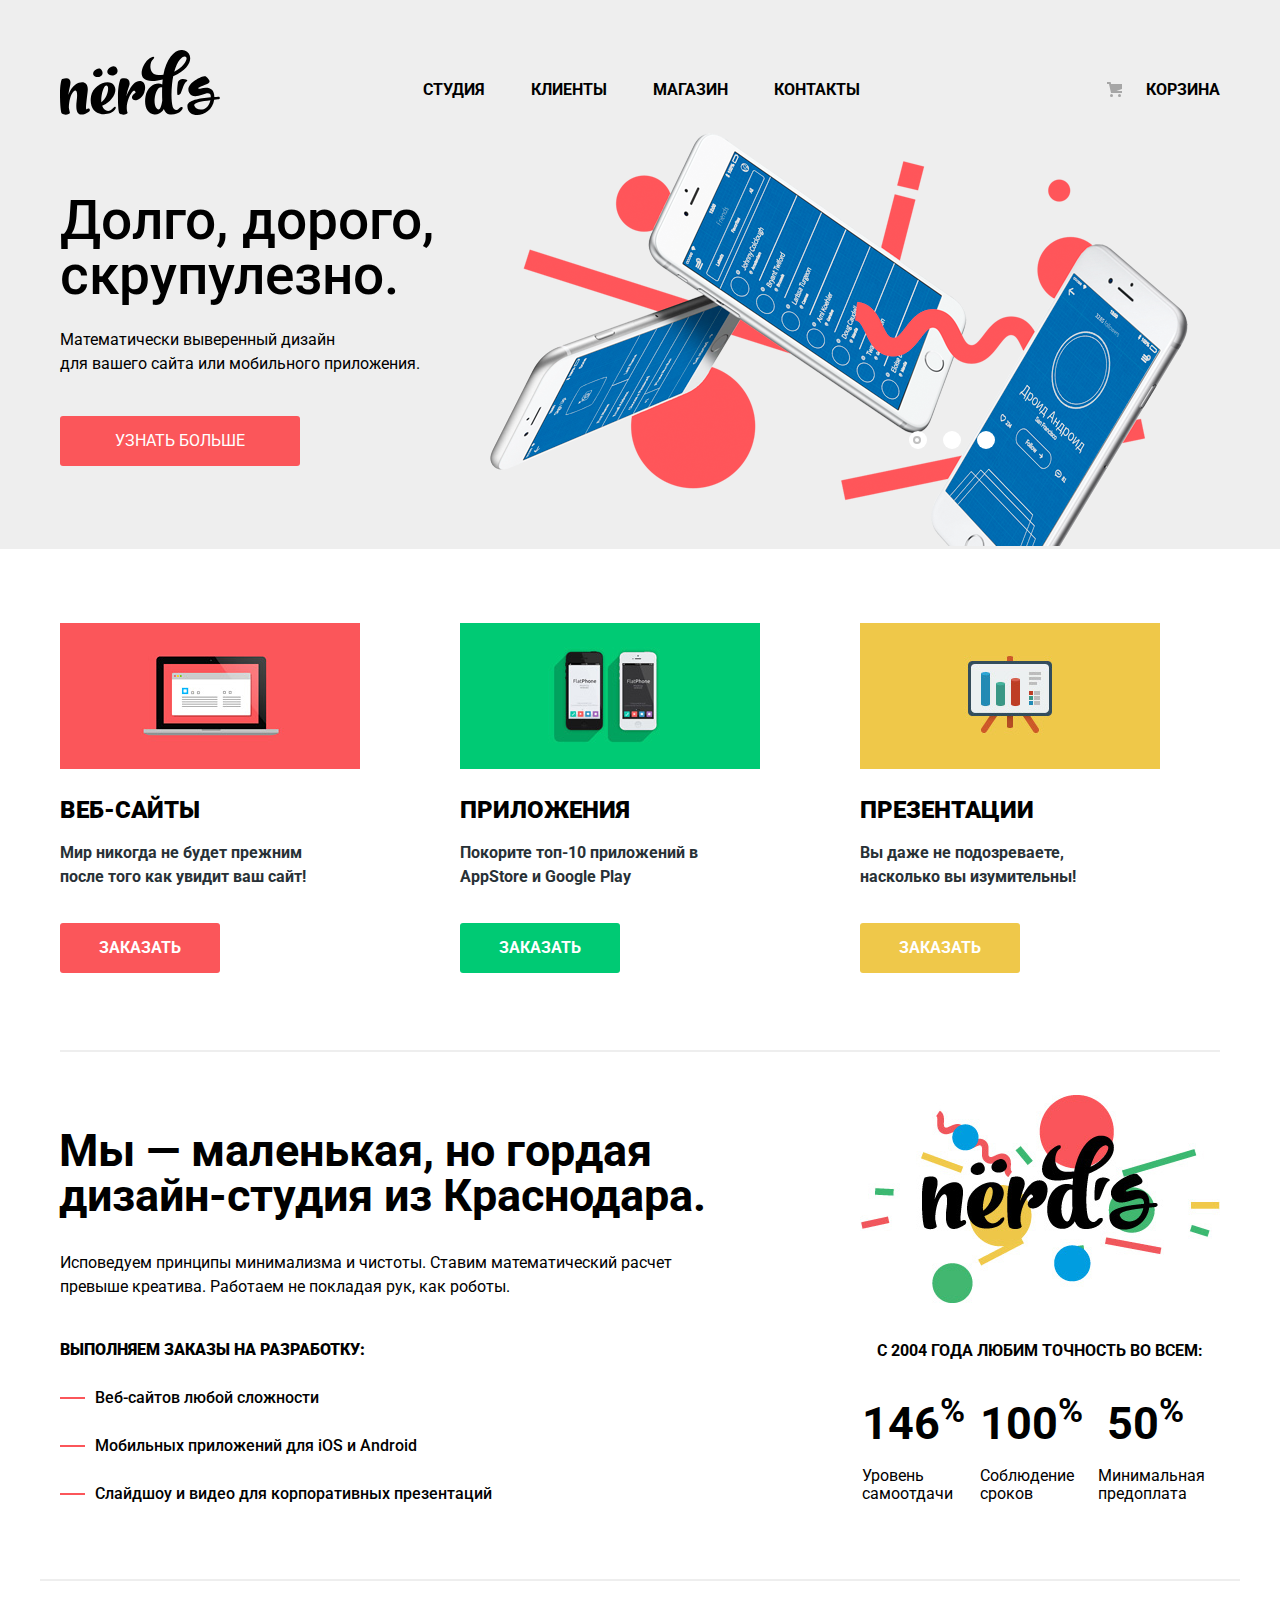
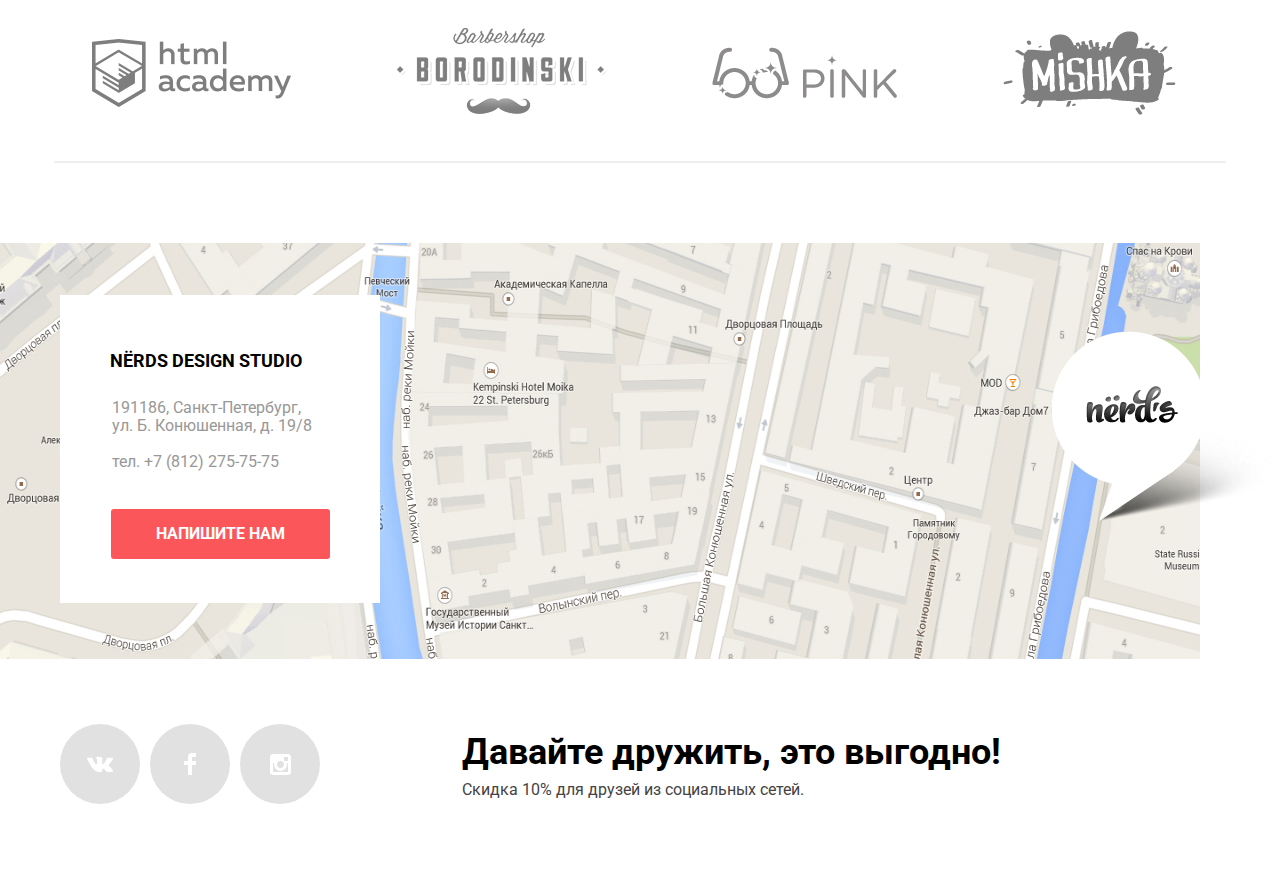
<file: index.html>
<!DOCTYPE html>
<html lang="ru">
<head>
   <meta charset="utf-8">
   <title>HTML Academy: Нёрдс</title>
   <meta content="telephone=no" name="format-detection">
   <link href="https://fonts.googleapis.com/css?family=Roboto:400,500,700,900" rel="stylesheet">
   <link href="css/normalize.css" rel="stylesheet">
   <link href="css/style.min.css" rel="stylesheet">
</head>
<body>
   <header class="main-header">
      <nav class="main-menu">
         <a class="main-header-logo"><img alt="Нердс" height="65" src="img/nerds-logo.svg" width="160"></a>
         <ul class="navigation-menu">
            <li>
               <a href="#">Студия</a>
            </li>
            <li>
               <a href="#">Клиенты</a>
            </li>
            <li>
               <a href="catalog.html">Магазин</a>
            </li>
            <li>
               <a href="contacts.html">Контакты</a>
            </li>
         </ul><a class="basket" href="#">Корзина</a>
      </nav>
   </header>
   <main class="container">
      <h1 class="visually-hidden">Нердс</h1>
      <section class="slider-navigation">
         <input checked class="visually-hidden" id="product-1" name="toggle" type="radio"> <input class="visually-hidden" id="product-2" name="toggle" type="radio"> <input class="visually-hidden" id="product-3" name="toggle" type="radio">
         <div class="slider-controls">
            <label class="slider-controls-item slider-controls-item--1" for="product-1">Первый</label> <label class="slider-controls-item slider-controls-item--2" for="product-2">Второй</label> <label class="slider-controls-item slider-controls-item--3" for="product-3">Третий</label>
         </div>
         <ul class="slider-main">
            <li class="slider-items">
               <h3>Долго, дорого, скрупулезно.</h3>
               <p>Математически выверенный дизайн<br>
               для вашего сайта или мобильного приложения.</p><a class="button-slider" href="#">Узнать больше</a>
            </li>
            <li class="slider-items">
               <h3>Любим математику как никто другой</h3>
               <p>Никакого креатива, только математические формулы для расчета идеальных пропорций.</p><a class="button-slider" href="#">Узнать больше</a>
            </li>
            <li class="slider-items">
               <h3>Только ночь, только хардкор</h3>
               <p>Работать днем, как все? Мы против этого.<br>
               Ближе к полуночи работа только начинается.</p><a class="button-slider" href="#">Узнать больше</a>
            </li>
         </ul>
      </section>
      <section class="catalog">
         <h2 class="visually-hidden">Услуги</h2>
         <ul class="catalog-list">
            <li class="catalog-item">
               <img alt="Веб-сайты" height="146" src="img/illustration-1.jpg" width="300"> <b>Веб-сайты</b>
               <p>Мир никогда не будет прежним после того как увидит ваш сайт!</p><a class="button button-red" href="#">Заказать</a>
            </li>
            <li class="catalog-item">
               <img alt="Приложения" height="146" src="img/illustration-2.jpg" width="300"> <b>Приложения</b>
               <p>Покорите топ-10 приложений в AppStore и Google Play</p><a class="button button-green" href="#">Заказать</a>
            </li>
            <li class="catalog-item">
               <img alt="Презентации" height="146" src="img/illustration-3.jpg" width="300"> <b>Презентации</b>
               <p>Вы даже не подозреваете, насколько вы изумительны!</p><a class="button button-yellow" href="#">Заказать</a>
            </li>
         </ul>
      </section>
      <div class="main-studio">
         <section class="studio">
            <h2>Мы — маленькая, но гордая дизайн-студия из Краснодара.</h2>
            <p>Исповедуем принципы минимализма и чистоты. Ставим математический расчет превыше креатива. Работаем не покладая рук, как роботы.</p>
            <p class="orders">Выполняем заказы на разработку:</p>
            <ul class="studio-order">
               <li>Веб-сайтов любой сложности</li>
               <li>Мобильных приложений для iOS и Android</li>
               <li>Слайдшоу и видео для корпоративных презентаций</li>
            </ul>
         </section>
         <section class="studio-accuracy">
            <div class="studio-items">
               <img alt="Логотип Nerds" height="208" src="img/nerds-illustration.jpg" width="360">
               <h3>с 2004 года Любим точность во всем:</h3>
               <table class="studio-percent">
                  <tr>
                     <th>146<sup>%</sup></th>
                     <th>100<sup>%</sup></th>
                     <th>50<sup>%</sup></th>
                  </tr>
                  <tr>
                     <td>Уровень самоотдачи</td>
                     <td>Соблюдение сроков</td>
                     <td>Минимальная предоплата</td>
                  </tr>
               </table>
            </div>
         </section>
      </div>
      <ul class="brand-item">
         <li class="brand-items">
            <a href="https://htmlacademy.ru/intensive/htmlcss"><img alt="Html Academy" height="68" src="img/logo-1.png" width="199"></a>
         </li>
         <li class="brand-items">
            <a href="#"><img alt="Barbershop" height="87" src="img/logo-2.png" width="209"></a>
         </li>
         <li class="brand-items">
            <a href="#"><img alt="Pink App" height="52" src="img/logo-3.png" width="185"></a>
         </li>
         <li class="brand-items">
            <a href="#"><img alt="MISHKA" height="84" src="img/logo-4.png" width="173"></a>
         </li>
      </ul>
   </main>
   <footer class="main-footer">
      <div class="footer-info">
         <div class="contact-wrapper">
            <img alt="Карта" height="416" src="img/map.jpg" width="1440">
            <div class="contact">
               <h3>NЁRDS DESIGN STUDIO</h3>
               <p class="footer-contacts">191186, Санкт-Петербург,<br>
               ул. Б. Конюшенная, д. 19/8</p>
               <p class="phone">тел. +7 (812) 275-75-75</p><a class="button-footer button-red">Напишите нам</a>
            </div>
         </div>
      </div>
      <div class="social">
         <ul class="social-networks">
            <li>
               <a aria-label="Вконтакте" class="social-button button-vk" href="#"><svg height="15" viewbox="0 0 26 15" width="26" xmlns="http://www.w3.org/2000/svg">
               <path d="M16.138 11.51c.956-.309 2.18 2.04 3.483 2.939.978.681 1.727.534 1.727.534l3.473-.05s1.815-.112.957-1.554c-.071-.12-.503-1.069-2.585-3.022-2.177-2.043-1.882-1.712.739-5.244 1.597-2.153 2.236-3.468 2.036-4.028-.192-.539-1.365-.399-1.365-.399L20.69.713c-.381.001-.704.119-.851.515-.003.004-.621 1.666-1.445 3.079-1.741 2.989-2.436 3.148-2.724 2.961-.661-.433-.494-1.737-.494-2.664 0-2.897.432-4.105-.846-4.417-.427-.104-.739-.172-1.828-.182-1.392-.021-2.574 0-3.244.329-.445.223-.786.712-.579.74.26.035.843.16 1.155.586.401.552.389 1.789.389 1.789s.229 3.411-.54 3.834c-.528.29-1.25-.302-2.803-3.016-.793-1.388-1.392-2.922-1.392-2.922s-.116-.285-.326-.441c-.25-.185-.6-.244-.6-.244L.848.684S.29.7.085.946c-.182.218-.015.668-.015.668s2.909 6.881 6.203 10.347c3.02 3.182 6.452 2.971 6.452 2.971h1.555s.469-.054.709-.312c.224-.24.214-.691.214-.691s-.031-2.109.935-2.419z" fill="#FFF"></path></svg></a>
            </li>
            <li>
               <a aria-label="Фейсбук" class="social-button button-fb" href="#"><svg height="22" viewbox="0 0 12 22" width="12" xmlns="http://www.w3.org/2000/svg">
               <path d="M12 4V0H8a4 4 0 0 0-4 4v4H0v4h4v10h4V12h4V8H8V4h4z" fill="#FFF"></path></svg></a>
            </li>
            <li>
               <a aria-label="Инстаграм" class="social-button button-inst" href="#"><svg height="21" viewbox="0 0 21 21" width="21" xmlns="http://www.w3.org/2000/svg">
               <path d="M18 0H3C1.35 0 0 1.35 0 3v15c0 1.65 1.35 3 3 3h15c1.65 0 3-1.35 3-3V3c0-1.65-1.35-3-3-3zm-7.5 7c1.93 0 3.5 1.57 3.5 3.5S12.43 14 10.5 14 7 12.43 7 10.5 8.57 7 10.5 7zM18 18H3V9h1.181A6.504 6.504 0 0 0 4 10.5a6.5 6.5 0 1 0 13 0 6.45 6.45 0 0 0-.181-1.5H18v9zm0-11h-4V3h4v4z" fill="#FFF"></path></svg></a>
            </li>
         </ul>
         <div class="sentence">
            <p class="social-sentence">Давайте дружить, это выгодно!</p>
            <p class="social-sale">Скидка 10% для друзей из социальных сетей.</p>
         </div>
      </div>
   </footer>
   <section class="modal modal-form">
      <h2>Напишите нам</h2>
      <form action="https://echo.htmlacademy.ru" class="form" method="post">
         <div class="fm">
            <p><label for="your-name">Ваше имя:</label> <input class="you" id="your-name" name="your-name" placeholder="Имя Фамилия" type="text"></p>
            <p class="mail"><label for="your-e-mail">Ваш e-mail:</label> <input class="you" id="your-e-mail" name="your-e-mail" placeholder="email@example.com" type="text"></p>
         </div>
         <p class="you-text"><label for="your-text">Текст письма:</label> <input class="your" id="your-text" name="your-text" placeholder="В свободной форме" type="text"></p><button class="modal-close" type="button">Закрыть</button> <button class="button-modal" type="submit">Отправить</button>
      </form>
   </section>
   <script src="js/popup.min.js">
   </script>
</body>
</html>
</file>
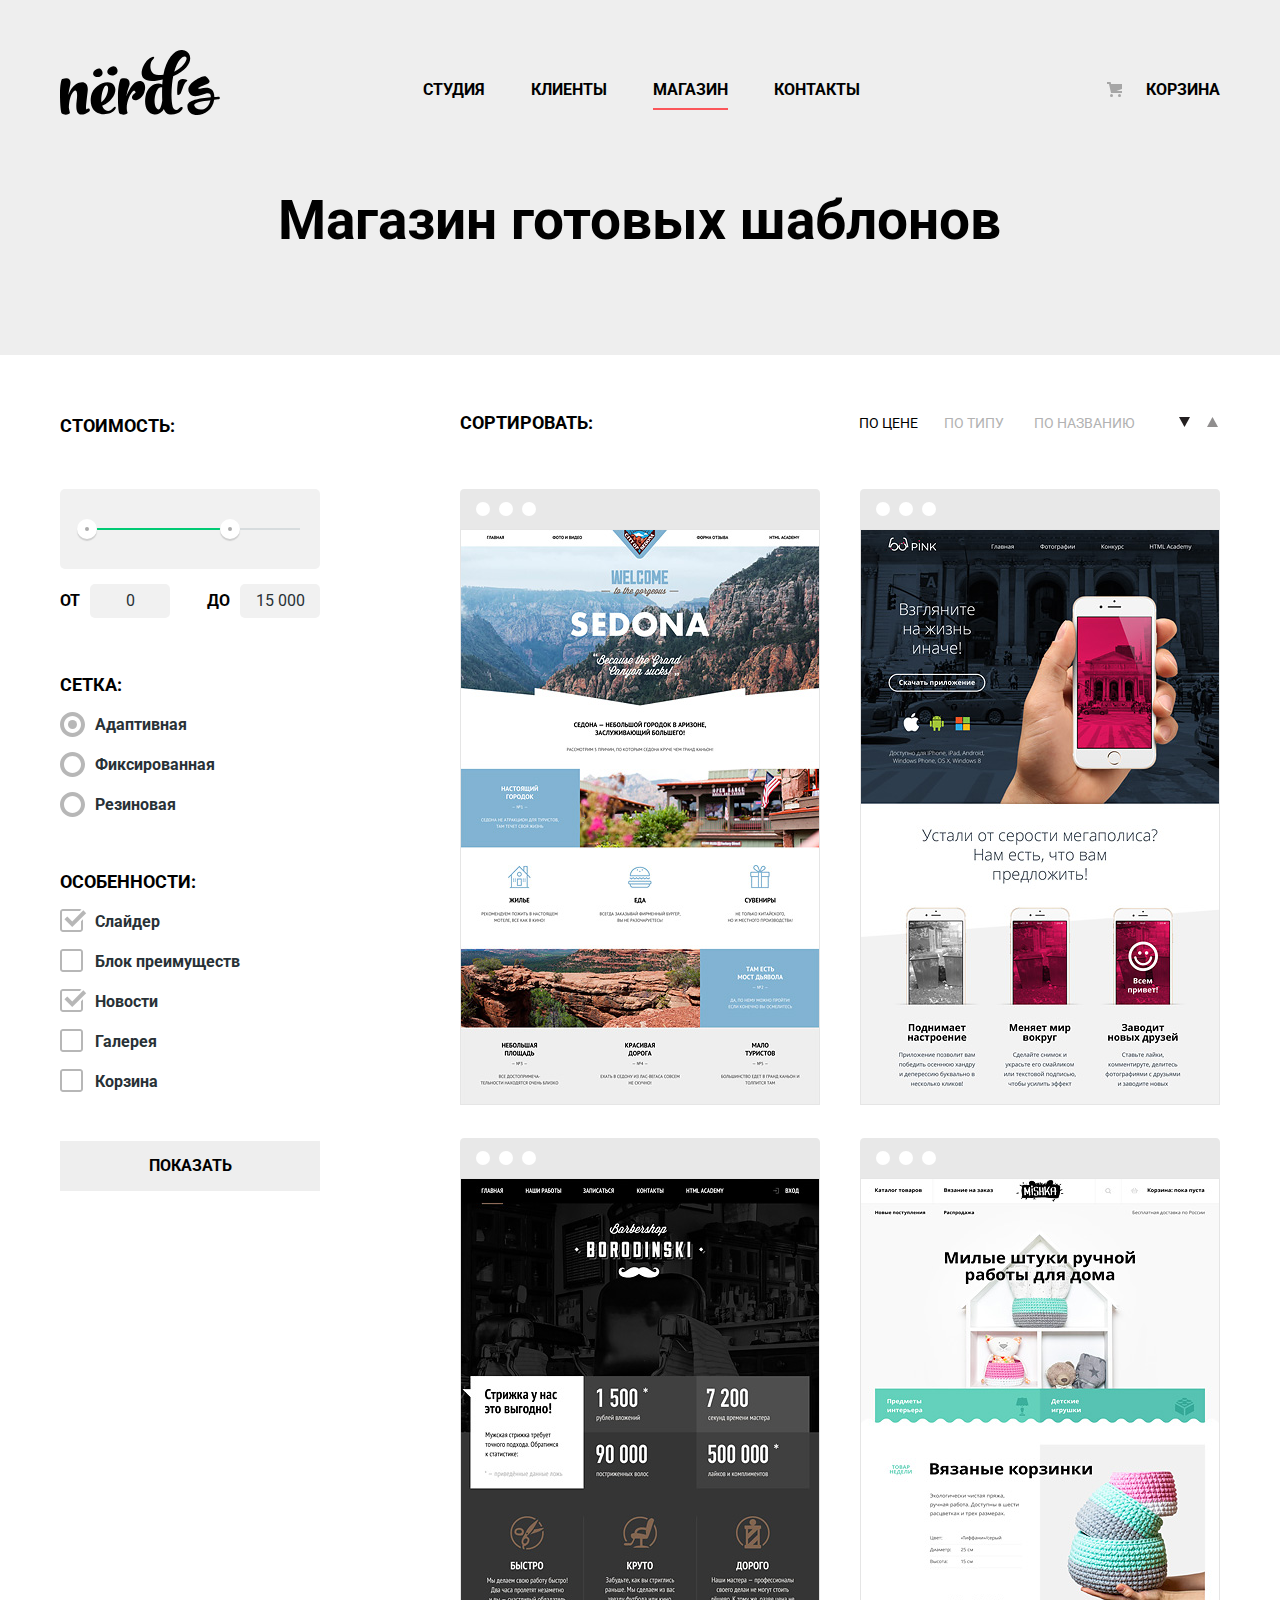
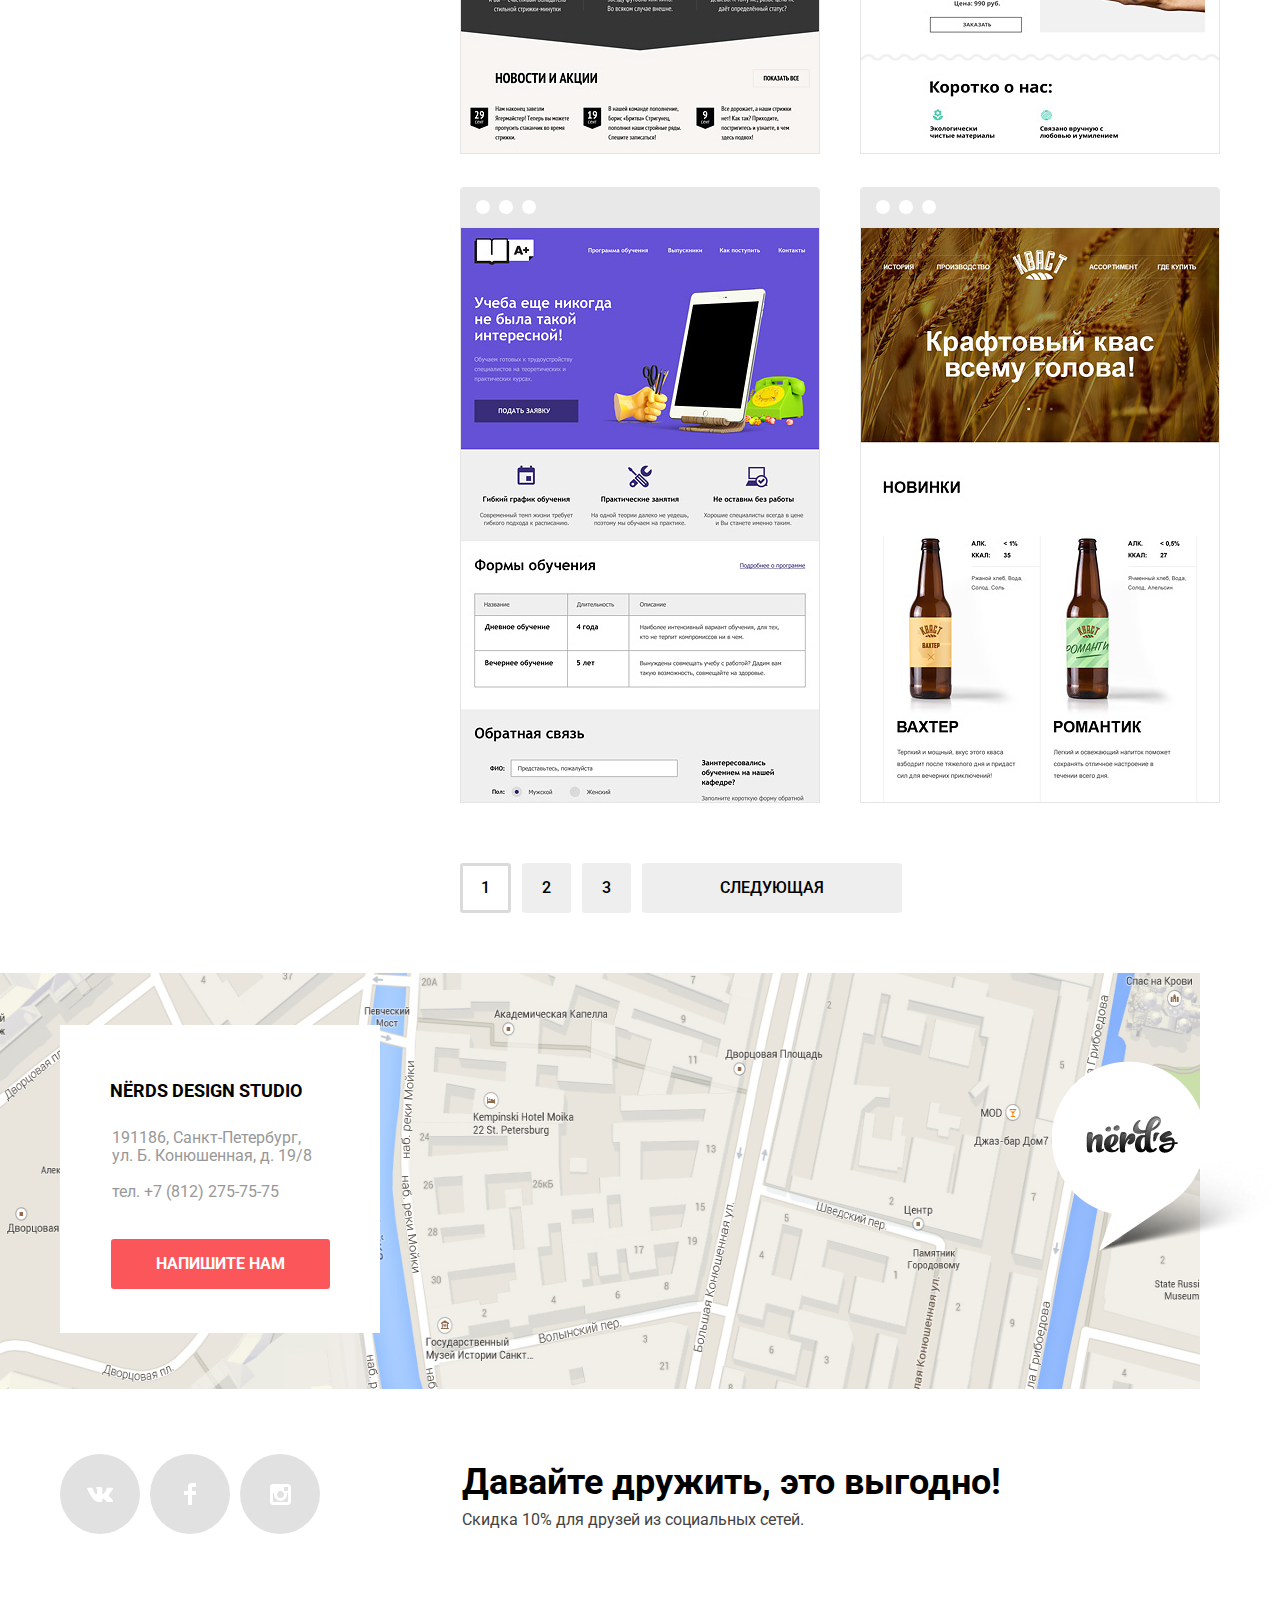
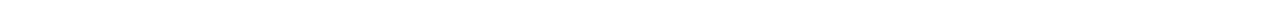
<file: catalog.html>
<!DOCTYPE html>
<html lang="ru">
<head>
   <meta charset="utf-8">
   <title>HTML Academy: Нёрдс</title>
   <meta content="telephone=no" name="format-detection">
   <link href="https://fonts.googleapis.com/css?family=Roboto:400,500,700,900" rel="stylesheet">
   <link href="css/normalize.css" rel="stylesheet">
   <link href="css/style.min.css" rel="stylesheet">
</head>
<body class="inner-page">
   <header class="main-header">
      <nav class="main-menu">
         <a class="main-header-logo" href="index.html"><img alt="Нердс" height="65" src="img/nerds-logo.svg" width="160"></a>
         <ul class="navigation-menu">
            <li>
               <a href="#">Студия</a>
            </li>
            <li>
               <a href="#">Клиенты</a>
            </li>
            <li>
               <a class="site-navigation" href="#">Магазин</a>
            </li>
            <li>
               <a href="#">Контакты</a>
            </li>
         </ul><a class="basket" href="#">Корзина</a>
      </nav>
   </header>
   <main>
      <div class="title">
         <h1 class="page-title">Магазин готовых шаблонов</h1>
      </div>
      <div class="main-inner">
         <section class="filters">
            <h2 class="visually-hidden">Фильтр товара</h2>
            <form action="https://echo.htmlacademy.ru" class="filter" method="get">
               <fieldset>
                  <legend class="cost">Стоимость:</legend>
                  <div class="range-filter">
                     <div class="range-controls">
                        <div class="scale">
                           <div class="bar"></div>
                        </div>
                        <div class="toggle toggle-min"></div>
                        <div class="toggle toggle-max"></div>
                     </div>
                     <div class="price-controls">
                        <label class="min-price">от<input name="min-price" type="text" value="0"></label> <label class="max-price">до<input name="max-price" type="text" value="15 000"></label>
                     </div>
                  </div>
               </fieldset>
               <fieldset class="grids">
                  <legend class="grid">Сетка:</legend>
                  <ul class="filter">
                     <li class="filter-option"><input checked class="visually-hidden filters-input filter-input-radio" id="filter-adaptive" name="product-group" type="radio" value="adaptive"> <label for="filter-adaptive">Адаптивная</label></li>
                     <li class="filter-option"><input class="visually-hidden filters-input filter-input-radio" id="filter-fixed" name="product-group" type="radio" value="fixed"> <label for="filter-fixed">Фиксированная</label></li>
                     <li class="filter-option"><input class="visually-hidden filters-input filter-input-radio" id="filter-rubber" name="product-group" type="radio" value="rubber"> <label for="filter-rubber">Резиновая</label></li>
                  </ul>
               </fieldset>
               <fieldset class="specials">
                  <legend class="special">Особенности:</legend>
                  <ul class="filter">
                     <li class="filter-option"><input checked class="visually-hidden filter-input filter-input-checkbox" id="filter-slider" name="slider" type="checkbox"> <label for="filter-slider">Слайдер</label></li>
                     <li class="filter-option"><input class="visually-hidden filter-input filter-input-checkbox" id="filter-advantages" name="advantages" type="checkbox"> <label for="filter-advantages">Блок преимуществ</label></li>
                     <li class="filter-option"><input checked class="visually-hidden filter-input filter-input-checkbox" id="filter-news" name="news" type="checkbox"> <label for="filter-news">Новости</label></li>
                     <li class="filter-option"><input class="visually-hidden filter-input filter-input-checkbox" id="filter-gallery" name="gallery" type="checkbox"> <label for="filter-gallery">Галерея</label></li>
                     <li class="filter-option"><input class="visually-hidden filter-input filter-input-checkbox" id="filter-basket" name="basket" type="checkbox"> <label for="filter-basket">Корзина</label></li>
                  </ul>
               </fieldset><button class="button filter-button btn-filter" type="submit">Показать</button>
            </form>
         </section>
         <section class="product">
            <h2 class="visually-hidden">Товары</h2>
            <div class="sort-main">
               <p class="sort">Сортировать:</p>
               <ul class="breadcrumbs">
                  <li class="breadcrumbs-items1">
                     <a href="#">По цене</a>
                  </li>
                  <li class="breadcrumbs-items">
                     <a href="#">По типу</a>
                  </li>
                  <li class="breadcrumbs-items">
                     <a href="#">По названию</a>
                  </li>
               </ul>
               <div class="icon">
                  <ul class="icon-items">
                     <li class="down">
                        <a href="#"><img alt="вверх" height="10" src="img/icon-down-dir.svg" width="11"></a>
                     </li>
                     <li class="up">
                        <a href="#"><img alt="вниз" height="10" src="img/icon-up-dir.svg" width="11"></a>
                     </li>
                  </ul>
               </div>
            </div>
            <ul class="product-list">
               <li class="catalog-items">
                  <img alt="Sedona" height="576" src="img/img-sedona.png" width="360">
                  <div class="catalog-container">
                     <a href="#">
                     <h3>Sedona</h3></a>
                     <p class="text-catalog">Информационный сайт для туристов</p>
                     <p class="catalog-item-price"><a class="button button-red-items" href="#">9 900 Руб.</a></p>
                  </div>
               </li>
               <li class="catalog-items">
                  <img alt="Pink App" height="576" src="img/img-pink.png" width="360">
                  <div class="catalog-container">
                     <a href="#">
                     <h3>Pink App</h3></a>
                     <p class="text-catalog">Продуктовый лендинг приложения для iOS и Android</p>
                     <p class="catalog-item-price"><a class="button button-red-items" href="#">9 900 Руб.</a></p>
                  </div>
               </li>
               <li class="catalog-items">
                  <img alt="Barbershop" height="576" src="img/img-barbershop.png" width="360">
                  <div class="catalog-container">
                     <a href="#">
                     <h3>Barbershop</h3></a>
                     <p class="text-catalog">Сайт салона красоты.Для мужчин, да.</p>
                     <p class="catalog-item-price"><a class="button button-red-items" href="#">9 900 Руб.</a></p>
                  </div>
               </li>
               <li class="catalog-items">
                  <img alt="MISHKA" height="576" src="img/img-mishka.png" width="360">
                  <div class="catalog-container">
                     <a href="#">
                     <h3>MISHKA</h3></a>
                     <p class="text-catalog">Интернет-магазин вязаных игрушек</p>
                     <p class="catalog-item-price"><a class="button button-red-items" href="#">9 900 Руб.</a></p>
                  </div>
               </li>
               <li class="catalog-items">
                  <img alt="A Plus" height="576" src="img/img-aplus.png" width="360">
                  <div class="catalog-container">
                     <a href="#">
                     <h3>A Plus</h3></a>
                     <p class="text-catalog">Лендинг курсов повышения квалификации</p>
                     <p class="catalog-item-price"><a class="button button-red-items" href="#">9 900 Руб.</a></p>
                  </div>
               </li>
               <li class="catalog-items">
                  <img alt="КВАСТ" height="576" src="img/img-kvast.png" width="360">
                  <div class="catalog-container">
                     <a href="#">
                     <h3>КВАСТ</h3></a>
                     <p class="text-catalog">Промо-сайт производителя крафтового кваса</p>
                     <p class="catalog-item-price"><a class="button button-red-items" href="#">9 900 Руб.</a></p>
                  </div>
               </li>
            </ul>
            <ul class="pagination-list">
               <li class="pagination-item pagination-item-current">
                  <a>1</a>
               </li>
               <li class="pagination-item">
                  <a href="#">2</a>
               </li>
               <li class="pagination-item">
                  <a href="#">3</a>
               </li>
               <li class="next paginator-next-page pagination-item">
                  <a href="#">следующая</a>
               </li>
            </ul>
         </section>
      </div>
   </main>
   <footer class="main-footer">
      <div class="footer-info">
         <div class="contact-wrapper">
            <img alt="Карта" height="416" src="img/map.jpg" width="1440">
            <div class="contact">
               <h3>NЁRDS DESIGN STUDIO</h3>
               <p class="footer-contacts">191186, Санкт-Петербург,<br>
               ул. Б. Конюшенная, д. 19/8</p>
               <p class="phone">тел. +7 (812) 275-75-75</p><a class="button-footer button-red">Напишите нам</a>
            </div>
         </div>
      </div>
      <div class="social">
         <ul class="social-networks">
            <li>
               <a aria-label="Вконтакте" class="social-button button-vk" href="#"><svg height="15" viewbox="0 0 26 15" width="26" xmlns="http://www.w3.org/2000/svg">
               <path d="M16.138 11.51c.956-.309 2.18 2.04 3.483 2.939.978.681 1.727.534 1.727.534l3.473-.05s1.815-.112.957-1.554c-.071-.12-.503-1.069-2.585-3.022-2.177-2.043-1.882-1.712.739-5.244 1.597-2.153 2.236-3.468 2.036-4.028-.192-.539-1.365-.399-1.365-.399L20.69.713c-.381.001-.704.119-.851.515-.003.004-.621 1.666-1.445 3.079-1.741 2.989-2.436 3.148-2.724 2.961-.661-.433-.494-1.737-.494-2.664 0-2.897.432-4.105-.846-4.417-.427-.104-.739-.172-1.828-.182-1.392-.021-2.574 0-3.244.329-.445.223-.786.712-.579.74.26.035.843.16 1.155.586.401.552.389 1.789.389 1.789s.229 3.411-.54 3.834c-.528.29-1.25-.302-2.803-3.016-.793-1.388-1.392-2.922-1.392-2.922s-.116-.285-.326-.441c-.25-.185-.6-.244-.6-.244L.848.684S.29.7.085.946c-.182.218-.015.668-.015.668s2.909 6.881 6.203 10.347c3.02 3.182 6.452 2.971 6.452 2.971h1.555s.469-.054.709-.312c.224-.24.214-.691.214-.691s-.031-2.109.935-2.419z" fill="#FFF"></path></svg></a>
            </li>
            <li>
               <a aria-label="Фейсбук" class="social-button button-fb" href="#"><svg height="22" viewbox="0 0 12 22" width="12" xmlns="http://www.w3.org/2000/svg">
               <path d="M12 4V0H8a4 4 0 0 0-4 4v4H0v4h4v10h4V12h4V8H8V4h4z" fill="#FFF"></path></svg></a>
            </li>
            <li>
               <a aria-label="Инстаграм" class="social-button button-inst" href="#"><svg height="21" viewbox="0 0 21 21" width="21" xmlns="http://www.w3.org/2000/svg">
               <path d="M18 0H3C1.35 0 0 1.35 0 3v15c0 1.65 1.35 3 3 3h15c1.65 0 3-1.35 3-3V3c0-1.65-1.35-3-3-3zm-7.5 7c1.93 0 3.5 1.57 3.5 3.5S12.43 14 10.5 14 7 12.43 7 10.5 8.57 7 10.5 7zM18 18H3V9h1.181A6.504 6.504 0 0 0 4 10.5a6.5 6.5 0 1 0 13 0 6.45 6.45 0 0 0-.181-1.5H18v9zm0-11h-4V3h4v4z" fill="#FFF"></path></svg></a>
            </li>
         </ul>
         <div class="sentence">
            <p class="social-sentence">Давайте дружить, это выгодно!</p>
            <p class="social-sale">Скидка 10% для друзей из социальных сетей.</p>
         </div>
      </div>
   </footer>
   <section class="modal modal-form">
      <h2>Напишите нам</h2>
      <form action="https://echo.htmlacademy.ru" class="form" method="post">
         <div class="fm">
            <p><label for="your-name">Ваше имя:</label> <input class="you" id="your-name" name="your-name" placeholder="Имя Фамилия" type="text"></p>
            <p class="mail"><label for="your-e-mail">Ваш e-mail:</label> <input class="you" id="your-e-mail" name="your-e-mail" placeholder="email@example.com" type="text"></p>
         </div>
         <p class="you-text"><label for="your-text">Текст письма:</label> <input class="your" id="your-text" name="your-text" placeholder="В свободной форме" type="text"></p><button class="modal-close" type="button">Закрыть</button> <button class="button-modal" type="submit">Отправить</button>
      </form>
   </section> 
   <script src="js/popup.min.js">
   </script>
</body>
</html>
</file>
<file: css/style.min.css>
html,body{margin:0;font-family:"Roboto",Arial,sans-serif;background-color:#fff;font-size:16px;line-height:24px;font-weight:700;background-color:#fff}a{text-decoration:none}img{max-width:100%;height:auto}.visually-hidden:not(:focus):not(:active),input[type="checkbox"].visually-hidden,input[type="radio"].visually-hidden{position:absolute;width:1px;height:1px;margin:-1px;border:0;padding:0;white-space:nowrap;clip-path:inset(100%);clip:rect(0 0 0 0);overflow:hidden}.main-header{padding-top:50px;background-color:#eee}.main-menu{display:flex;justify-content:space-between;align-items:center;width:1160px;margin-left:auto;margin-right:auto;padding-left:20px;padding-right:20px;font-size:16px;line-height:30px;color:#000}.main-header-logo{width:160px;height:65px}.main-header-logo:hover{opacity:.8}.main-header-logo:active{opacity:.3}.navigation-menu{display:flex;justify-content:center;margin-left:90px;margin-right:17px;padding-left:0;padding-right:0;margin-bottom:2px;text-transform:uppercase}.navigation-menu li{padding:0 23px}.basket{width:180px;position:relative;padding-left:50px;margin-bottom:-15px;text-align:right;text-transform:uppercase;color:#000;font-weight:700;font-size:16px;line-height:30px}.basket::before{content:"";position:absolute;top:7px;left:117px;width:17px;height:18px;background-image:url(../img/cart-icon.svg);background-repeat:no-repeat;background-position:0 0}.basket:hover,.basket:focus{color:#fb565a}.basket:active{color:#a6a6a6}.navigation-menu,.button{list-style:none}.navigation-menu a{color:#000;font-weight:700;font-size:16px;line-height:30px}.navigation-menu a:hover,.navigation-menu a:focus{color:#fb565a}.navigation-menu a:active{color:#a6a6a6}.slider-navigation{position:relative;background-color:#eee}.slider-main{width:1160px;margin:0 auto;padding:0;padding-left:20px;padding-right:20px;list-style:none}.slider-items{display:none;padding:78px 0 83px 0}.slider-items:nth-child(1){display:block}.slider-items:nth-child(1){background-image:url(../img/slide1.png);background-repeat:no-repeat;background-position:93% 18px}.slider-items:nth-child(2){background-image:url(../img/slide2.png);background-repeat:no-repeat;background-position:93% 18px}.slider-items:nth-child(3){background-image:url(../img/slide3.png);background-repeat:no-repeat;background-position:93% 18px}.slider-controls{position:absolute;left:655px;bottom:120px;z-index:100;width:160px;height:18px;text-align:center;font-size:0;transform:translateX(-50%)}.slider-controls label{position:relative;display:inline-block;width:18px;height:18px;padding:8px;border-radius:50%;cursor:pointer}.slider-controls label::after{content:"";position:absolute;top:20px;left:305px;z-index:1;width:18px;height:18px;background:#fff;border-radius:50%}.slider-controls .active::before{content:"";position:absolute;top:40px;left:20px;z-index:2;width:4px;height:4px;margin:-4px;background-color:inherit;border:2px solid #c1c1c1;border-radius:50%}#product-1:checked~.slider-list .slider-item:nth-child(1){display:block}#product-2:checked~.slider-list .slider-item:nth-child(2){display:block}#product-3:checked~.slider-list .slider-item:nth-child(3){display:block}#product-1:checked~.slider-controls .slider-controls-item--1::before,#product-2:checked~.slider-controls .slider-controls-item--2::before,#product-3:checked~.slider-controls .slider-controls-item--3::before{content:"";position:absolute;left:313px;top:29px;z-index:2;width:4px;height:4px;margin:-4px;background-color:inherit;border:2px solid #c1c1c1;border-radius:50%}.slider-main h3{max-width:600px;margin:0;margin-bottom:25px;font-size:55px;line-height:55px;font-weight:500}.slider-main p{max-width:430px;margin:0;margin-bottom:40px;font-size:16px;line-height:24px;font-weight:400}.catalog{width:1160px;margin-left:auto;margin-right:auto;padding-left:20px;padding-right:20px;padding-bottom:50px}.catalog-list{display:flex;justify-content:space-between;list-style:none;margin-top:74px;padding-left:0;padding-right:0;padding-bottom:77px;border-bottom:2px solid #eee;list-style:none}.catalog-item{width:300px;text-decoration:none;list-style:none;margin-right:60px}.catalog-item img{margin-bottom:19px}.catalog-item b{text-transform:uppercase;font-size:24px;line-height:30px;font-weight:900}.catalog-item p{color:#283136;padding-right:50px;margin-bottom:34px;font-size:16px;line-height:24px;font-weight:700}.button-red:hover,.button-red:focus{background-color:#e74246}.button-red-items{display:block;width:198px;padding:16px 0;color:#fff;text-transform:uppercase;text-align:center;text-decoration:none;background-color:#fb565a;border-radius:3px;border:none;font-weight:700}.button-red{display:block;width:160px;padding:13px 0;color:#fff;text-transform:uppercase;text-align:center;text-decoration:none;background-color:#fb565a;border-radius:3px;border:none;font-weight:700}.button-red:active{background-color:#d7373b;color:#e37376}.button-green:hover,.button-green:focus{background-color:#00bc6c}.button-green:active{background-color:#00aa62;color:#24b678}.button-green{display:block;width:160px;padding:13px 0;text-transform:uppercase;text-align:center;border-radius:3px;background-color:#00ca74;color:#fff}.button-yellow:hover,.button-yellow:focus{background-color:#eab534}.button-yellow:active{background-color:#e5a722;color:#edc265}.button-yellow{display:block;width:160px;padding:13px 0;text-transform:uppercase;text-align:center;text-decoration:none;border-radius:3px;background-color:#efc84a;color:#fff}.button-slider{display:block;width:240px;padding:16px 0;font-size:16px;line-height:18px;font-weight:400;color:#fff;text-transform:uppercase;text-align:center;text-decoration:none;background-color:#fb565a;border-radius:3px;border:none}.button-slider:hover,.button-slider:focus{background-color:#e74246}.button-slider:active{background-color:#d7373b;color:rgba(255,255,255,.3);box-shadow:0 3px rgba(0,0,0,.1) inset}.main-studio{display:flex;justify-content:space-between;width:1160px;margin-left:auto;margin-right:auto;padding-left:20px;padding-right:20px;padding-bottom:31px;border-bottom:2px solid #eee}.studio{width:660px;height:430px;margin-top:-27px}.studio-accuracy{width:360px;height:430px}.studio-items{font-size:16px;line-height:24px;margin-top:-23px}.studio-order{padding-left:20px}.studio-order li{position:relative;font-size:16px;line-height:24px;font-weight:500;padding-top:24px;padding-left:15px}.studio-order li::before{content:"";position:absolute;top:35px;left:-20px;width:25px;height:2px;background-color:#fb565a}.studio h2{font-size:45px;line-height:45px;font-weight:700;margin-left:-1px}.studio p{font-size:16px;line-height:24px;font-weight:500;margin-top:-5px;font-weight:400}.studio ul{font-size:16px;line-height:24px;text-decoration:none;list-style:none;padding-top:0;margin-top:-16px}.studio-percent{width:260px}.studio-percent th{font-size:45px;line-height:10px;padding-top:10px;padding-left:0;padding-right:13px}.studio-percent td{font-size:16px;line-height:18px;font-weight:400;padding-top:35px;padding-left:0;padding-right:0}.studio-items h3{font-size:16px;line-height:24px;padding-top:13px;padding-bottom:28px;padding-left:17px;text-transform:uppercase}.studio .orders{padding-top:28px;font-size:16px;line-height:24px;font-weight:900;text-transform:uppercase}.brand-item{list-style:none;display:flex;width:1160px;margin-left:auto;margin-right:auto;padding-left:0;padding-right:12px;padding-bottom:36px;align-items:center;justify-content:space-between;margin-top:47px;margin-bottom:77px;border-bottom:2px solid #eee}.brand-items{opacity:.5;padding:0 38px}.brand-items:hover,.brand-items:focus{opacity:1}.brand li{text-align:center;list-style:none}.social{text-align:center;display:flex;width:1160px;margin-left:auto;margin-right:auto;padding-left:20px;padding-right:20px}.social-networks{width:260px;justify-content:space-between;display:flex;align-items:center;margin:0;padding-left:0;list-style:none}.sentence{display:block;margin-left:140px;align-items:center;width:560px}.social-button{color:#000}.social-sentence{font-size:36px;line-height:36px;padding:0;margin:0;margin-bottom:9px;margin-left:-17px;margin-top:10px}.social-sale{font-size:16px;line-height:22px;color:#444;font-weight:400;padding:0;margin:0;padding-right:215px}.main-footer{margin-bottom:70px}.inner-page{color:#000}.title{background-color:#eee}.page-title{width:1160px;margin:0 auto;text-align:center;padding-bottom:107px;padding-top:78px;padding-left:18px;padding-right:20px;margin-left:auto;margin-right:auto;font-size:55px;line-height:55px;font-weight:700}.main-inner{display:flex;width:1160px;justify-content:space-between;margin-left:auto;margin-right:auto;padding-left:20px;padding-right:20px}.cost{padding-top:56px;text-transform:uppercase;font-size:18px;line-height:30px}.filters{min-width:260px}.filters h2{margin:0;padding:0}.filters fieldset{margin:0;padding:0;border:none}.filters fieldset:not(:last-child){margin-bottom:52px}.filters legend{margin-bottom:15px;font-size:18px;line-height:30px;font-weight:700;text-transform:uppercase;color:#000}.filters fieldset.filter-item{width:260px;margin:0;margin-bottom:58px;padding:0;border:none}.filter-item legend{margin-bottom:0}.range-filter{width:260px;margin-top:33px}.range-controls{position:relative;height:41px;margin-bottom:15px;padding-top:39px;padding-right:20px;padding-left:20px;background-color:#f1f1f1;border-radius:5px}.range-controls .scale{height:2px;background:#d7dcde}.range-controls .bar{width:70%;height:2px;background:#00ca74}.range-controls .toggle{position:absolute;top:30px;left:0;width:4px;height:4px;padding:0;border:8px solid #fff;background-color:#ababab;-webkit-box-shadow:0 2px 1px 0 #cfcfcf;box-shadow:0 2px 1px 0 #cfcfcf;border-radius:50%;cursor:pointer}.range-controls .toggle-min{left:17px}.range-controls .toggle-max{left:160px}.price-controls{font-size:0}.price-controls label{display:inline-block;width:50%;font-size:16px;text-transform:uppercase}.price-controls input{width:60px;padding:8px 10px;margin-left:10px;text-align:center;color:#283136;border:none;border-radius:5px;background:#f1f1f1}.max-price{text-align:right}.filters ul{margin:0;padding:0;line-height:20px;list-style:none;color:#283136}.filters li{position:relative;padding-left:35px}.filter li:not(:last-child){padding-bottom:20px}.filter-input-radio+label::before{content:"";position:absolute;top:-3px;left:0;width:25px;height:25px;background:url(../img/radio-off.svg) no-repeat;opacity:.4}.filter-input-radio:checked+label::before{background:url(../img/radio-on.svg) no-repeat}.filter-input-checkbox+label::before{content:"";position:absolute;top:-3px;left:0;width:27px;height:23px;background:url(../img/checkbox-off.svg) no-repeat;opacity:.4}.filter-input-checkbox:checked+label::before{background:url(../img/checkbox-on.svg) no-repeat}.filter-input:disabled+label{opacity:.3}.filter-input:disabled+label::before{opacity:.1}.filter-input:not([disabled]):hover+label::before,.filter-input:not([disabled]):focus+label::before{opacity:1;-webkit-transition:0.3s opacity;-o-transition:0.3s opacity;transition:0.3s opacity}.btn-filter{width:100%;color:#000;background-color:#eee}.btn-filter:hover,.btn-filter:focus{background-color:#dfdfdf;-webkit-transition:0.3s all;-o-transition:0.3s all;transition:0.3s all}.btn-filter:active{color:rgba(0,0,0,.3);background-color:#d5d5d5}.filter-button{display:inline-block;margin-top:-3px;margin-right:1px;padding:13px 88px;font:inherit;text-align:center;color:#000;vertical-align:middle;text-transform:uppercase;background-color:#eee;border:none;font-weight:700;line-height:24px}.sort-main{display:flex}.sort{font-size:18px;line-height:30px;font-weight:700;text-transform:uppercase}.grid{text-transform:uppercase;padding-top:0;padding-bottom:-20px;font-weight:700;font-size:16px;line-height:24px}.special{text-transform:uppercase;font-weight:700;font-size:16px;line-height:24px}.icon-items{display:flex;justify-content:space-between;list-style:none;width:39px;padding-top:4px}.down{padding-left:0}.up{opacity:.5}.breadcrumbs{display:flex;justify-content:space-between;position:relative;align-items:center;width:360px;padding-left:266px;font-size:14px;line-height:18px;list-style:none;text-transform:uppercase;font-weight:400;width:280px}.breadcrumbs a{color:#b2b2b2}.breadcrumbs a:hover,.breadcrumbs a:focus{color:#666}.breadcrumbs-items{padding:0 4px}.breadcrumbs-items1 a{color:#000}section.product{width:760px;margin-top:35px}.product-list{list-style:none;display:flex;flex-wrap:wrap;justify-content:space-between;padding:0;margin:0;margin-top:73px}.catalog-container{position:absolute;bottom:0;top:345px;text-align:center;background-color:#eee;width:360px;height:230px;display:none}.catalog-items:hover .catalog-container{display:block}.catalog-items{list-style:none;width:360px;position:relative;margin-bottom:66px}.text-catalog{width:209px;text-align:center;padding-left:77px;padding-right:60px;padding-bottom:30px;font-size:16px;font-weight:700;line-height:18px}.catalog-item-price{display:flex;justify-content:center}.catalog-items::before{content:"";position:absolute;width:360px;height:40px;top:-40px;background-image:url(../img/browser.svg);opacity:.12}.catalog-items:hover::before{opacity:1}.catalog-items a{display:flex;flex-direction:column}.catalog-items h3{font-size:18px;line-height:30px;color:#000;text-transform:uppercase;margin-top:27px}.catalog-items p{font-size:16px;line-height:18px;color:#666;margin-top:-5px;margin-bottom:7px}.pagination-list{display:flex;padding:0;margin:0;margin-top:-13px;margin-bottom:57px;list-style:none}.pagination-item{margin-right:11px}.pagination-item:last-child{margin-right:0}.pagination-item a{display:block;padding:16px 20px;font-size:16px;line-height:18px;font-weight:500;color:#000;background-color:#eee;border-radius:3px}.paginator-next-page{min-width:260px;font:inherit;line-height:18px;font-weight:500;text-align:center;vertical-align:middle;text-transform:uppercase;border-radius:3px}.pagination-item a:hover,.pagination-item a:focus{background-color:#dfdfdf;transition:0.3s all}.pagination-item a:active{background-color:#d5d5d5}.pagination-item-current a{padding:13px 18px;color:#000;border:3px solid #dbdbdb;background-color:#fff}.pagination-item-current a:hover,.pagination-item-current a:focus,.pagination-item-current a:active{color:#000;background-color:#fff}.footer-info{position:relative;overflow:hidden;height:416px;padding-bottom:68px}.footer-info img{width:1440px;height:416px;position:absolute;left:50%;top:3px;margin-left:-720px}.contact-wrapper{width:1160px;margin-top:55px;margin-left:auto;margin-right:auto;padding-left:20px;padding-right:20px}.footer-info::after{content:"";display:block;position:absolute;top:91px;left:1051px;width:231px;height:190px;background-image:url(../img/map-marker.png);background-repeat:no-repeat;background-position:0 0}.contact{position:relative;width:320px;height:308px;background-color:#fff}.contact h3{font-size:18px;line-height:30px;padding-top:51px;margin:0;margin-left:50px;margin-right:50px}.footer-contacts{color:#989898;font-size:16px;line-height:18px;padding-top:30px;font-weight:400;padding-bottom:17px;margin:0;margin-left:52px;margin-right:56px;margin-top:-7px}.phone{color:#989898;font-size:16px;line-height:18px;font-weight:400;margin:0;margin-left:52px;margin-right:50px;padding-bottom:38px;padding-top:1px}.social-button{display:flex;align-items:center;justify-content:center;width:80px;height:80px;background-color:#e1e1e1;border-radius:50%}.social-button:hover,.social-button:focus{background-color:#e74246;transition:0.9s all}.button-footer{display:block;width:219px;padding:13px 0;margin-left:auto;margin-right:auto;color:#fff;text-transform:uppercase;text-align:center;text-decoration:none;background-color:#fb565a;border-radius:3px;border:none}.site-navigation{border-bottom:2px solid #fb565a;padding-bottom:9px}.modal{position:absolute;display:none;color:#000;background-color:#fff;box-shadow:0 30px 50px rgba(0,0,0,.7)}.modal-show{display:block}.modal-form{top:1700px;left:38%;margin-left:-250px;width:759px;height:540px;padding:50px 100px}.button-modal{display:block;width:258px;padding:16px 0;font-size:16px;font-weight:400;line-height:18px;border:none;background-color:#fb565a;color:#fff;text-align:center;text-decoration:none;text-transform:uppercase;border-radius:5px}.modal-close{position:absolute;top:84px;right:123px;width:22px;height:22px;font-size:0;background-color:transparent;border:0;cursor:pointer}.modal-close::before,.modal-close::after{content:"";position:absolute;top:10px;left:29px;width:22px;height:3px;background-color:#fecccd}.modal-close::before{transform:rotate(45deg)}.modal-close::after{transform:rotate(-45deg)}.modal-form h2{font-size:45px;line-height:45px;font-weight:700;margin:0;margin-top:23px;margin-bottom:39px;margin-left:-4px}.modal-form label{font-size:16px;line-height:18px;font-weight:700;margin-bottom:10px}.form p{margin:0;margin-bottom:41px;margin-left:-2px}.fm{display:flex;justify-content:space-between;margin:0}.modal-form input{box-sizing:border-box;padding:10px 15px;padding-right:40px;font:inherit;color:#000;border:2px solid #d7dcde}.your{height:115px;width:760px}.you-text{display:flex;flex-wrap:wrap}.you{width:360px}.mail{padding-left:40px}
</file>
